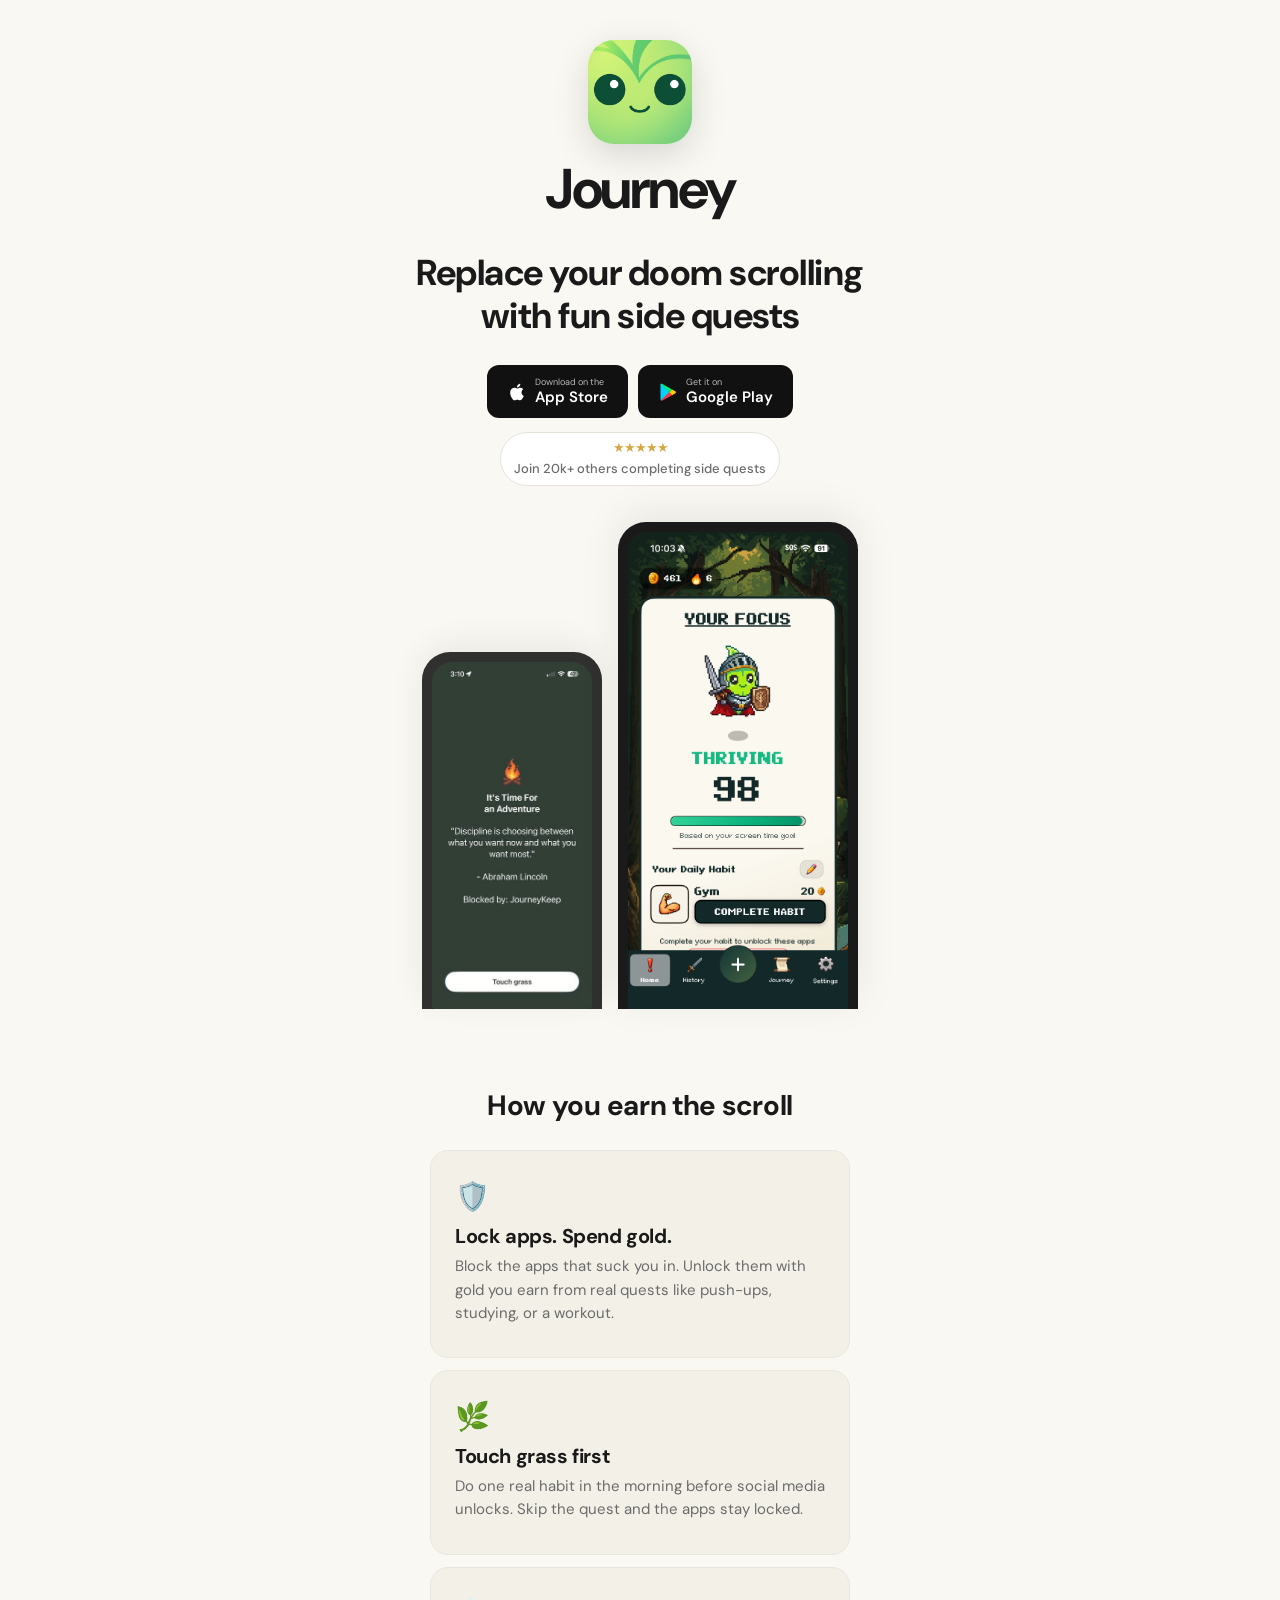
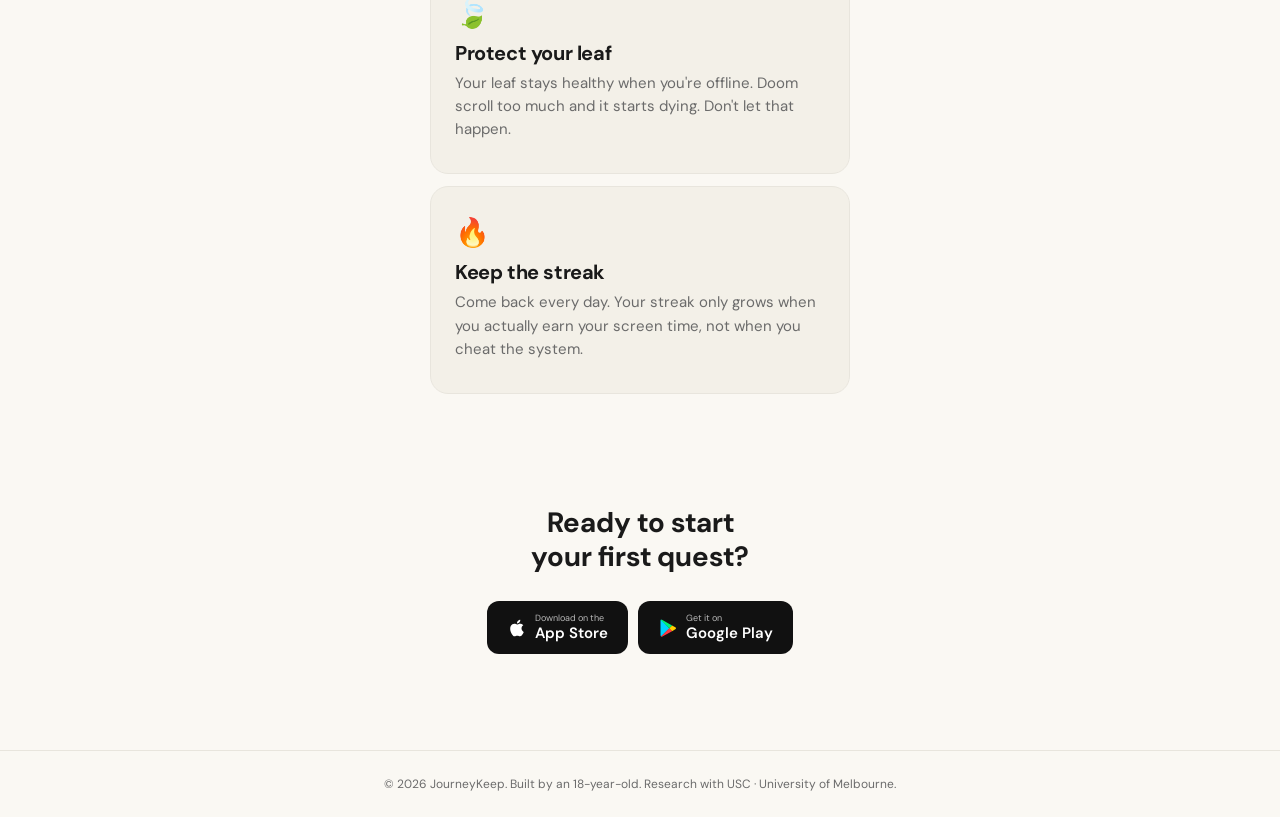
<file: index.html>
<!DOCTYPE html>
<html lang="en">
<head>
<meta charset="UTF-8">
<meta name="viewport" content="width=device-width, initial-scale=1.0">
<title>JourneyKeep — Screen time RPG for iPhone &amp; Android</title>
<link rel="preconnect" href="https://fonts.googleapis.com">
<link href="https://fonts.googleapis.com/css2?family=DM+Sans:wght@400;500;700&family=Press+Start+2P&display=swap" rel="stylesheet">
<link rel="stylesheet" href="assets/store-link.css">
<style>
  * { margin: 0; padding: 0; box-sizing: border-box; }

  :root {
    --bg: #FAF8F3;
    --bg-card: #F3F0E8;
    --text: #1a1a1a;
    --text-muted: #6b6b6b;
    --green: #2D5A3D;
    --green-dark: #1B3726;
    --green-light: #3A7A52;
    --gold: #D4A843;
  }

  html {
    -webkit-text-size-adjust: 100%;
  }

  body {
    font-family: 'DM Sans', sans-serif;
    background: var(--bg);
    color: var(--text);
    -webkit-font-smoothing: antialiased;
    overflow-x: hidden;
  }

  .container {
    width: 100%;
    max-width: 600px;
    margin: 0 auto;
    padding: 0 clamp(20px, 6vw, 28px);
    text-align: center;
  }

  /* SITE HEADER */
  .site-header {
    padding: clamp(28px, 6vw, 40px) clamp(16px, 5vw, 24px) 12px;
    text-align: center;
  }
  .site-header .brand {
    display: flex;
    flex-direction: column;
    align-items: center;
    gap: 16px;
    max-width: 600px;
    margin: 0 auto;
  }
  .logo-mark {
    width: clamp(80px, 22vw, 104px);
    height: clamp(80px, 22vw, 104px);
    border-radius: clamp(18px, 5vw, 26px);
    box-shadow: 0 10px 36px rgba(0,0,0,0.14);
  }
  .site-title {
    font-family: 'DM Sans', sans-serif;
    font-size: clamp(2.6rem, 11vw, 3.5rem);
    font-weight: 700;
    color: var(--text);
    letter-spacing: -0.04em;
    line-height: 1.05;
  }

  /* HERO */
  .hero {
    padding: 20px 0 0;
  }
  .badge {
    display: inline-flex;
    align-items: center;
    justify-content: center;
    flex-wrap: wrap;
    gap: 4px 6px;
    background: white;
    border: 1px solid #e5e2da;
    border-radius: 100px;
    padding: 7px 12px;
    font-size: clamp(11px, 3vw, 13px);
    font-weight: 500;
    color: var(--text-muted);
    margin: 0 auto 28px;
    max-width: min(280px, 78%);
    line-height: 1.3;
    text-align: center;
  }
  .badge .stars {
    color: var(--gold);
    letter-spacing: -1px;
  }
  .hero h2 {
    font-size: clamp(1.6rem, 6.5vw, 2.25rem);
    font-weight: 700;
    line-height: 1.2;
    margin: 0 auto 8px;
    letter-spacing: -0.5px;
    color: var(--text);
    max-width: 28ch;
    text-wrap: balance;
  }
  .hero .highlight {
    color: var(--green);
    font-family: 'Press Start 2P', monospace;
    font-size: 22px;
    display: block;
    margin-top: 8px;
    line-height: 1.5;
  }
  .store-buttons {
    display: flex;
    justify-content: center;
    flex-wrap: wrap;
    gap: 10px;
    margin: 28px 0 16px;
  }
  .hero .store-buttons {
    margin-bottom: 14px;
  }
  .store-btn {
    display: inline-flex;
    align-items: center;
    gap: 8px;
    background: #111;
    color: white;
    text-decoration: none;
    padding: 12px 20px;
    border-radius: 12px;
    font-size: 13px;
    font-weight: 500;
    transition: transform 0.2s, opacity 0.2s;
    min-height: 48px;
  }
  .store-btn:hover {
    transform: scale(1.03);
    opacity: 0.9;
  }
  .store-btn svg {
    width: 20px;
    height: 20px;
    fill: white;
  }
  .store-btn .store-label {
    text-align: left;
    line-height: 1.2;
  }
  .store-btn .store-label small {
    font-size: 9px;
    font-weight: 400;
    opacity: 0.7;
    display: block;
  }
  .store-btn .store-label span {
    font-size: 15px;
    font-weight: 600;
  }
  /* PHONES */
  .phones-wrap {
    display: flex;
    justify-content: center;
    align-items: flex-end;
    gap: clamp(8px, 3vw, 16px);
    margin: 8px auto 0;
    padding: 0;
    width: 100%;
    max-width: 100%;
  }
  .phone {
    background: #1a1a1a;
    border-radius: clamp(18px, 5vw, 28px) clamp(18px, 5vw, 28px) 0 0;
    padding: clamp(6px, 2vw, 10px) clamp(6px, 2vw, 10px) 0;
    box-shadow: 0 -8px 40px rgba(0,0,0,0.08);
    flex: 0 1 auto;
    position: relative;
    min-width: 0;
  }
  .phone-main {
    width: min(240px, 48vw);
  }
  .phone-side {
    width: min(180px, 36vw);
    opacity: 0.9;
  }
  .phone-screen {
    border-radius: clamp(14px, 4vw, 20px) clamp(14px, 4vw, 20px) 0 0;
    overflow: hidden;
    background: var(--green-dark);
  }
  .phone-main .phone-screen {
    border-radius: clamp(14px, 4vw, 20px) clamp(14px, 4vw, 20px) 0 0;
    background: #1a2e1a;
  }
  .phone-screen img {
    width: 100%;
    height: auto;
    display: block;
  }

  @media (hover: hover) and (pointer: fine) {
    .phones-wrap .phone {
      transition: transform 0.4s cubic-bezier(0.25, 0.8, 0.25, 1),
        opacity 0.4s ease;
      transform-origin: bottom center;
    }
    .phones-wrap:has(.phone-side:hover) .phone-side {
      transform: scale(1.08);
      z-index: 2;
      opacity: 1;
    }
    .phones-wrap:has(.phone-side:hover) .phone-main {
      transform: scale(0.87);
      opacity: 0.78;
    }
    .phones-wrap:has(.phone-main:hover) .phone-main {
      transform: scale(1.08);
      z-index: 2;
      opacity: 1;
    }
    .phones-wrap:has(.phone-main:hover) .phone-side {
      transform: scale(0.87);
      opacity: 0.72;
    }
  }

  /* FEATURES */
  .features {
    padding: clamp(56px, 12vw, 80px) 0 clamp(40px, 10vw, 60px);
  }
  .features h2 {
    font-size: clamp(1.45rem, 5.5vw, 1.75rem);
    font-weight: 700;
    margin: 0 auto 28px;
    letter-spacing: -0.3px;
    line-height: 1.2;
    max-width: 16ch;
  }
  .feature-card {
    background: var(--bg-card);
    border: 1px solid #e8e5dd;
    border-radius: 18px;
    padding: clamp(22px, 5vw, 32px) clamp(18px, 5vw, 24px);
    margin: 0 auto 12px;
    text-align: left;
    max-width: 420px;
  }
  .feature-card .icon {
    font-size: 28px;
    margin-bottom: 12px;
    line-height: 1;
  }
  .feature-card h3 {
    font-size: clamp(1.1rem, 4vw, 1.25rem);
    font-weight: 700;
    margin-bottom: 6px;
    letter-spacing: -0.02em;
  }
  .feature-card p {
    font-size: clamp(14px, 3.6vw, 15px);
    color: var(--text-muted);
    line-height: 1.55;
  }

  /* CTA */
  .cta {
    padding: clamp(32px, 8vw, 40px) 0 clamp(56px, 12vw, 80px);
  }
  .cta h2 {
    font-size: clamp(1.45rem, 5.5vw, 1.75rem);
    font-weight: 700;
    margin-bottom: 8px;
    line-height: 1.2;
  }
  .cta p {
    font-size: clamp(14px, 3.6vw, 15px);
    color: var(--text-muted);
    margin: 0 auto 28px;
    max-width: 36ch;
    line-height: 1.5;
  }

  /* FOOTER */
  footer {
    padding: 24px clamp(16px, 5vw, 24px);
    text-align: center;
    font-size: 12px;
    color: var(--text-muted);
    border-top: 1px solid #e8e5dd;
    line-height: 1.5;
  }

  /* ANIMATIONS */
  @keyframes fadeUp {
    from { opacity: 0; transform: translateY(20px); }
    to { opacity: 1; transform: translateY(0); }
  }
  @media (prefers-reduced-motion: no-preference) {
    .hero, .features, .cta {
      animation: fadeUp 0.6s ease-out both;
    }
    .features { animation-delay: 0.1s; }
    .cta { animation-delay: 0.2s; }
  }

  @media (max-width: 480px) {
    .container {
      padding: 0 28px;
    }
    .site-header {
      padding-top: 32px;
      padding-bottom: 16px;
    }
    .logo-mark {
      width: 96px;
      height: 96px;
      border-radius: 24px;
    }
    .site-title {
      font-size: 3rem;
    }
    .hero h2 {
      max-width: none;
      padding: 0 4px;
      font-size: clamp(1.7rem, 7.2vw, 2.1rem);
    }
    .badge {
      max-width: 240px;
      padding: 6px 10px;
      font-size: 11px;
      margin-bottom: 24px;
    }
    .store-buttons {
      flex-direction: column;
      align-items: center;
      width: auto;
      max-width: none;
      margin-left: auto;
      margin-right: auto;
    }
    .store-btn {
      justify-content: flex-start;
      width: auto;
      min-width: 180px;
      max-width: 200px;
      padding: 10px 16px;
    }
    .features {
      padding-top: 64px;
    }
    .feature-card {
      max-width: 100%;
    }
    .phone-side {
      width: min(132px, 34vw);
    }
    .phone-main {
      width: min(176px, 46vw);
    }
  }

  @media (max-width: 360px) {
    .phone-side {
      display: none;
    }
    .phone-main {
      width: min(220px, 72vw);
    }
  }
</style>
</head>
<body>

<header class="site-header">
  <div class="brand">
    <img class="logo-mark" src="assets/icon.png" width="88" height="88" alt="Journey app icon">
    <h1 class="site-title">Journey</h1>
  </div>
</header>

<section class="hero container">
  <h2>Replace your doom scrolling with fun side quests</h2>

  <div class="store-buttons">
    <a href="https://apps.apple.com/ua/app/journeykeep-daily-sidequests/id6749665109?l=ru" class="store-btn js-app-store" data-store="ios" target="_blank" rel="noopener noreferrer">
      <svg viewBox="0 0 24 24"><path d="M18.71 19.5c-.83 1.24-1.71 2.45-3.05 2.47-1.34.03-1.77-.79-3.29-.79-1.53 0-2 .77-3.27.82-1.31.05-2.3-1.32-3.14-2.53C4.25 17 2.94 12.45 4.7 9.39c.87-1.52 2.43-2.48 4.12-2.51 1.28-.02 2.5.87 3.29.87.78 0 2.26-1.07 3.8-.91.65.03 2.47.26 3.64 1.98-.09.06-2.17 1.28-2.15 3.81.03 3.02 2.65 4.03 2.68 4.04-.03.07-.42 1.44-1.38 2.83M13 3.5c.73-.83 1.94-1.46 2.94-1.5.13 1.17-.34 2.35-1.04 3.19-.69.85-1.83 1.51-2.95 1.42-.15-1.15.41-2.35 1.05-3.11z"/></svg>
      <div class="store-label">
        <small>Download on the</small>
        <span>App Store</span>
      </div>
    </a>
    <a href="https://play.google.com/store/apps/details?id=com.journeykeep.app" class="store-btn js-play-store" data-store="android" target="_blank" rel="noopener noreferrer">
      <svg viewBox="0 0 24 24"><path d="M3.61 1.81C3.24 2.2 3 2.79 3 3.56v16.88c0 .77.24 1.36.61 1.75l.11.1L13.5 12.5v-.24L3.72 1.71l-.11.1z" fill="#00d2ff"/><path d="M16.81 15.81l-3.31-3.31v-.24l3.31-3.31.07.04 3.92 2.23c1.12.63 1.12 1.67 0 2.31l-3.92 2.23-.07.05z" fill="#ffcc00"/><path d="M16.88 15.76 13.5 12.38 3.61 22.19c.37.39.98.44 1.67.05l11.6-6.48" fill="#ff3a44"/><path d="M16.88 9 5.28 2.5c-.69-.38-1.3-.34-1.67.05l9.89 9.83 3.38-3.38z" fill="#00f076"/></svg>
      <div class="store-label">
        <small>Get it on</small>
        <span>Google Play</span>
      </div>
    </a>
  </div>

  <div class="badge">
    <span class="stars">★★★★★</span>
    <span>Join 20k+ others completing side quests</span>
  </div>

  <div class="phones-wrap">
    <div class="phone phone-side">
      <div class="phone-screen">
        <img src="[data-uri]" alt="JourneyKeep block screen">
      </div>
    </div>
    <div class="phone phone-main">
      <div class="phone-screen">
        <img src="assets/Screenshot%202026-05-07%20at%2010.03.05%E2%80%AFAM.png" alt="JourneyKeep quest screen">
      </div>
    </div>
  </div>
</section>

<section class="features container">
  <h2>How you earn the scroll</h2>

  <div class="feature-card">
    <div class="icon">🛡️</div>
    <h3>Lock apps. Spend gold.</h3>
    <p>Block the apps that suck you in. Unlock them with gold you earn from real quests like push-ups, studying, or a workout.</p>
  </div>

  <div class="feature-card">
    <div class="icon">🌿</div>
    <h3>Touch grass first</h3>
    <p>Do one real habit in the morning before social media unlocks. Skip the quest and the apps stay locked.</p>
  </div>

  <div class="feature-card">
    <div class="icon">🍃</div>
    <h3>Protect your leaf</h3>
    <p>Your leaf stays healthy when you're offline. Doom scroll too much and it starts dying. Don't let that happen.</p>
  </div>

  <div class="feature-card">
    <div class="icon">🔥</div>
    <h3>Keep the streak</h3>
    <p>Come back every day. Your streak only grows when you actually earn your screen time, not when you cheat the system.</p>
  </div>
</section>

<section class="cta container">
  <h2>Ready to start<br>your first quest?</h2>

  <div class="store-buttons">
    <a href="https://apps.apple.com/ua/app/journeykeep-daily-sidequests/id6749665109?l=ru" class="store-btn js-app-store" data-store="ios" target="_blank" rel="noopener noreferrer">
      <svg viewBox="0 0 24 24"><path d="M18.71 19.5c-.83 1.24-1.71 2.45-3.05 2.47-1.34.03-1.77-.79-3.29-.79-1.53 0-2 .77-3.27.82-1.31.05-2.3-1.32-3.14-2.53C4.25 17 2.94 12.45 4.7 9.39c.87-1.52 2.43-2.48 4.12-2.51 1.28-.02 2.5.87 3.29.87.78 0 2.26-1.07 3.8-.91.65.03 2.47.26 3.64 1.98-.09.06-2.17 1.28-2.15 3.81.03 3.02 2.65 4.03 2.68 4.04-.03.07-.42 1.44-1.38 2.83M13 3.5c.73-.83 1.94-1.46 2.94-1.5.13 1.17-.34 2.35-1.04 3.19-.69.85-1.83 1.51-2.95 1.42-.15-1.15.41-2.35 1.05-3.11z"/></svg>
      <div class="store-label">
        <small>Download on the</small>
        <span>App Store</span>
      </div>
    </a>
    <a href="https://play.google.com/store/apps/details?id=com.journeykeep.app" class="store-btn js-play-store" data-store="android" target="_blank" rel="noopener noreferrer">
      <svg viewBox="0 0 24 24"><path d="M3.61 1.81C3.24 2.2 3 2.79 3 3.56v16.88c0 .77.24 1.36.61 1.75l.11.1L13.5 12.5v-.24L3.72 1.71l-.11.1z" fill="#00d2ff"/><path d="M16.81 15.81l-3.31-3.31v-.24l3.31-3.31.07.04 3.92 2.23c1.12.63 1.12 1.67 0 2.31l-3.92 2.23-.07.05z" fill="#ffcc00"/><path d="M16.88 15.76 13.5 12.38 3.61 22.19c.37.39.98.44 1.67.05l11.6-6.48" fill="#ff3a44"/><path d="M16.88 9 5.28 2.5c-.69-.38-1.3-.34-1.67.05l9.89 9.83 3.38-3.38z" fill="#00f076"/></svg>
      <div class="store-label">
        <small>Get it on</small>
        <span>Google Play</span>
      </div>
    </a>
  </div>
</section>

<footer>
  © 2026 JourneyKeep. Built by an 18-year-old. Research with USC · University&nbsp;of&nbsp;Melbourne.
</footer>

<script src="assets/store-link.js"></script>

</body>
</html>
</file>
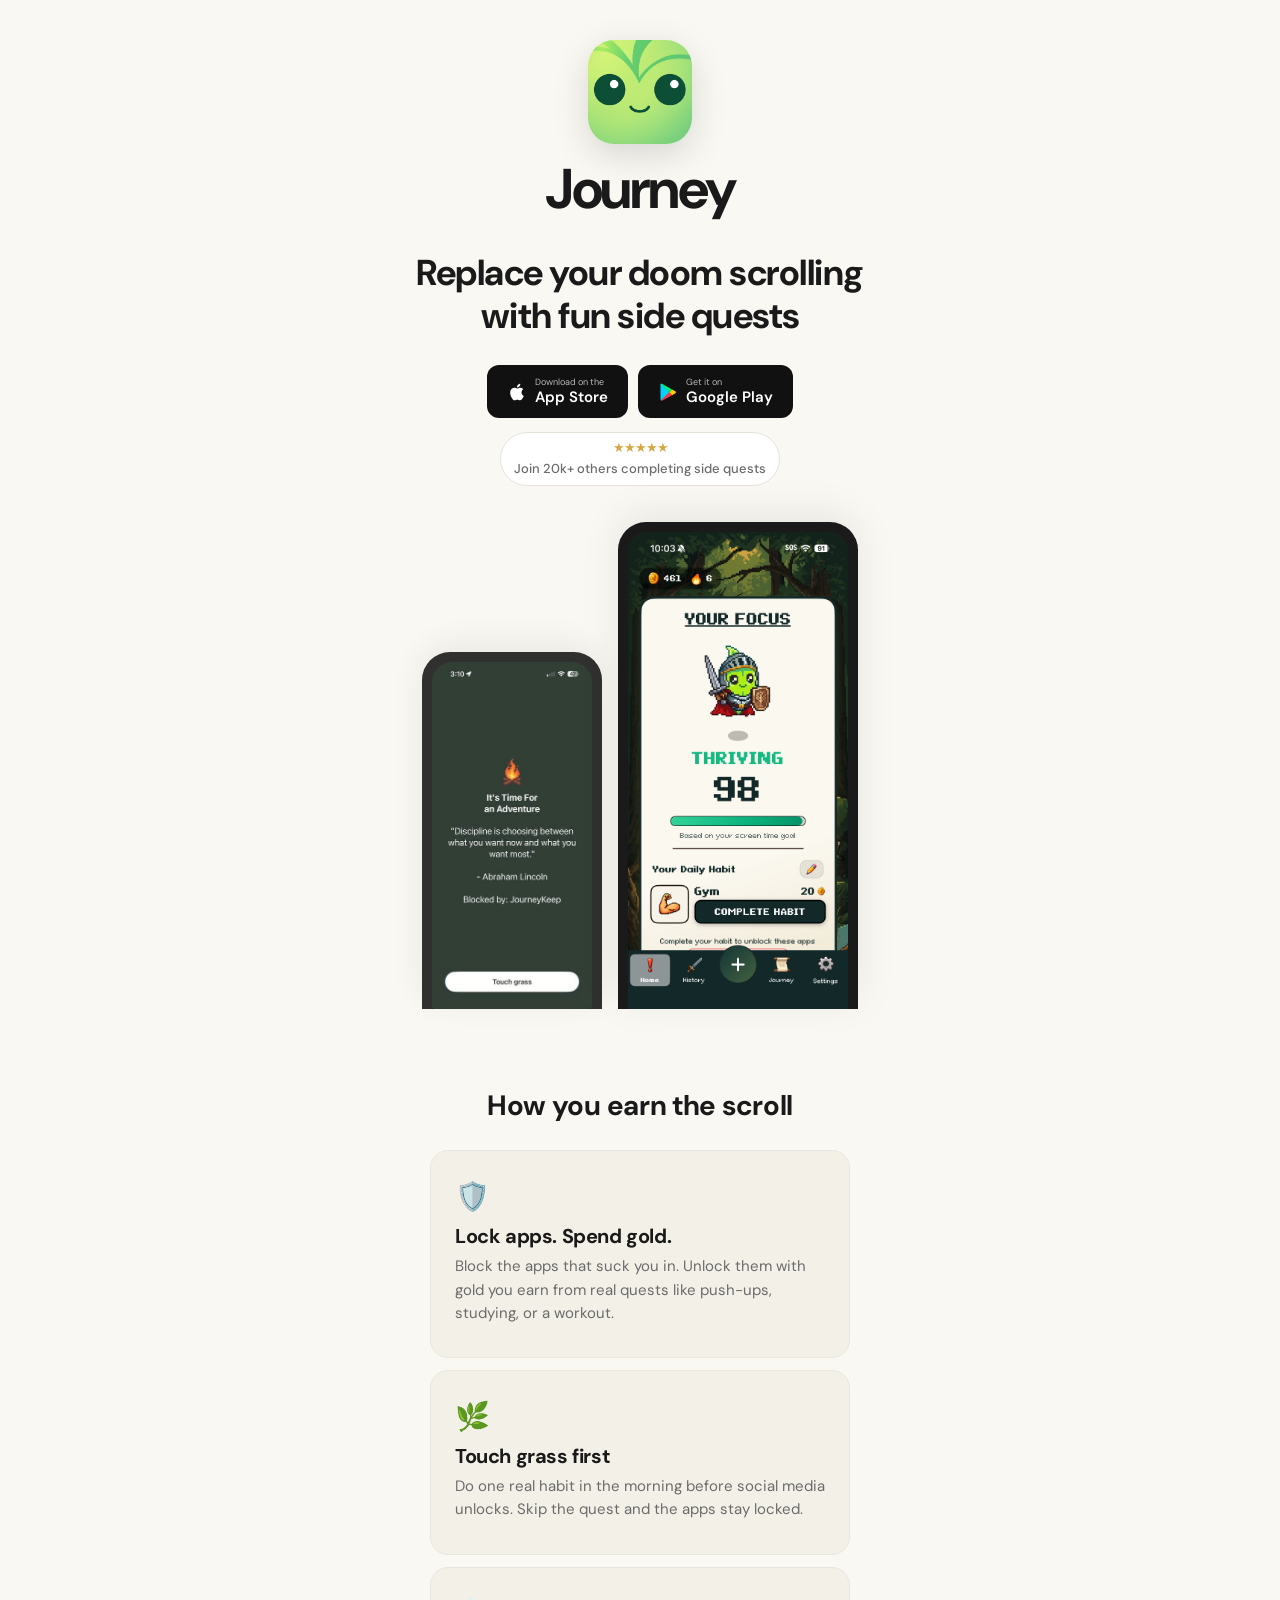
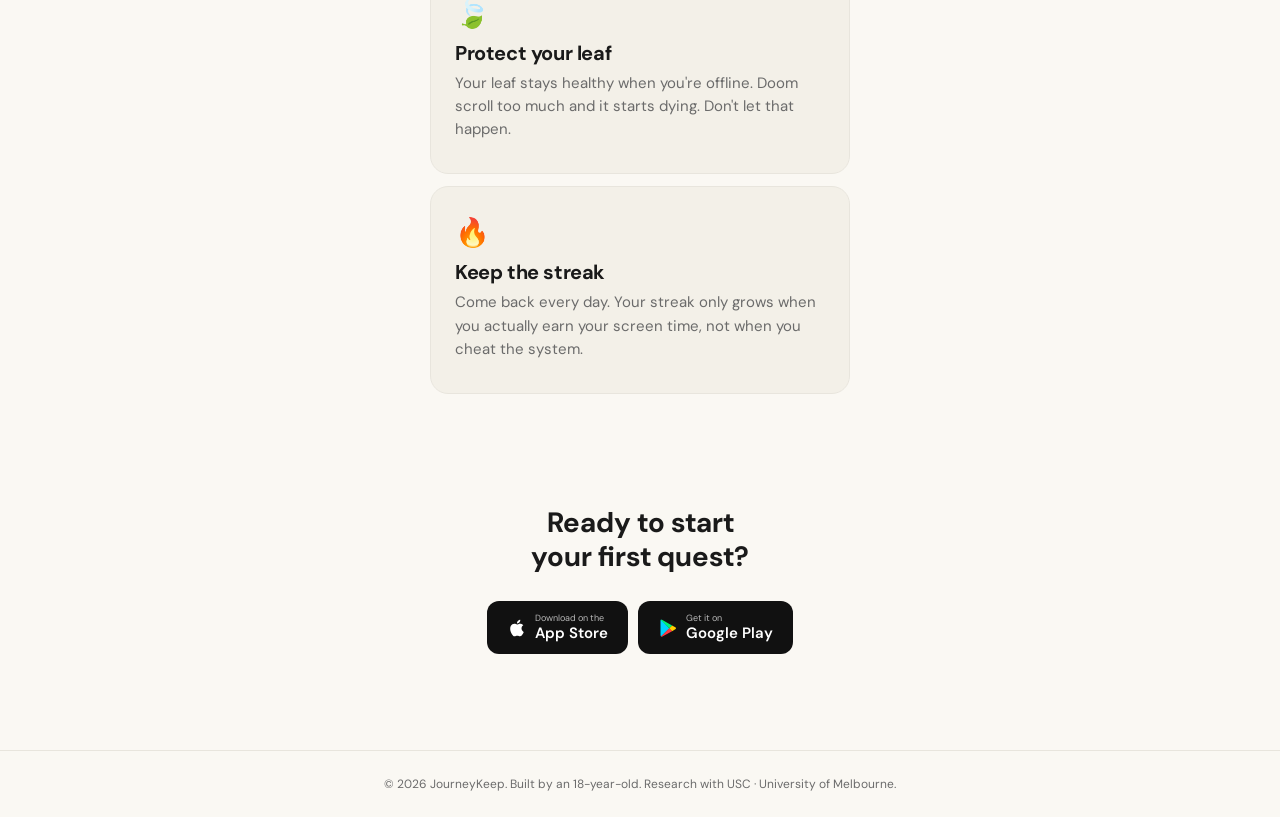
<file: get/index.html>
<!DOCTYPE html>
<html lang="en">
<head>
  <meta charset="UTF-8">
  <meta name="viewport" content="width=device-width, initial-scale=1.0">
  <meta name="robots" content="noindex, nofollow">
  <title>Opening Journey…</title>
  <link rel="preconnect" href="https://fonts.googleapis.com">
  <link href="https://fonts.googleapis.com/css2?family=DM+Sans:wght@400;500;700&display=swap" rel="stylesheet">
  <link rel="stylesheet" href="../assets/store-link.css">
  <style>
    :root {
      --bg: #faf8f3;
      --card: #f3f0e8;
      --text: #1a1a1a;
      --muted: #6b6b6b;
      --green: #2d5a3d;
    }

    * {
      box-sizing: border-box;
    }

    body {
      min-height: 100svh;
      margin: 0;
      display: grid;
      place-items: center;
      padding: 24px;
      background: var(--bg);
      color: var(--text);
      font-family: 'DM Sans', sans-serif;
      text-align: center;
    }

    main {
      width: min(100%, 390px);
      padding: 30px 24px;
      border: 1px solid #e8e5dd;
      border-radius: 24px;
      background: var(--card);
    }

    .logo {
      width: 84px;
      height: 84px;
      border-radius: 20px;
      box-shadow: 0 10px 30px rgba(0, 0, 0, 0.14);
    }

    h1 {
      margin: 18px 0 8px;
      font-size: 28px;
      line-height: 1.1;
    }

    #status {
      min-height: 48px;
      margin: 0 auto 20px;
      color: var(--muted);
      line-height: 1.5;
    }

    .store-button {
      display: inline-flex;
      align-items: center;
      justify-content: center;
      width: 100%;
      min-height: 52px;
      padding: 12px 18px;
      border-radius: 13px;
      background: var(--green);
      color: #fff;
      font-weight: 700;
      text-decoration: none;
    }

    .small {
      margin: 15px 0 0;
      color: var(--muted);
      font-size: 12px;
      line-height: 1.4;
    }
  </style>
</head>
<body>
  <main>
    <img class="logo" src="../assets/icon.png" width="84" height="84" alt="Journey app icon">
    <h1>Opening Journey…</h1>
    <p id="status" role="status" aria-live="polite">Taking you to the app store.</p>
    <a id="manual-store-link" class="store-button" data-store="ios"
      href="https://apps.apple.com/ua/app/journeykeep-daily-sidequests/id6749665109?l=ru">
      Open the App Store
    </a>
    <p class="small">If nothing happens, use the button above.</p>
  </main>

  <script src="../assets/store-link.js"></script>
  <script>
    (function () {
      'use strict';

      var store = window.JourneyStore;
      var params = new URLSearchParams(window.location.search);
      var source = (params.get('src') || '').toLowerCase();
      var platform = store.isAndroid() ? 'android' : 'ios';
      var neutralLinks = {
        ios: store.IOS_STORE_URL,
        android: store.ANDROID_STORE_URL
      };

      // Replace these direct URLs with each channel's attribution URL.
      // Unknown or missing src values intentionally use the neutral destination.
      var attributionLinks = {
        instagram: neutralLinks,
        facebook: neutralLinks,
        messenger: neutralLinks,
        threads: neutralLinks,
        tiktok: neutralLinks
      };

      var channelLinks = Object.prototype.hasOwnProperty.call(attributionLinks, source)
        ? attributionLinks[source]
        : neutralLinks;
      var attributionLink = channelLinks[platform];
      var manualLink = document.getElementById('manual-store-link');
      var status = document.getElementById('status');
      var isMobile = store.isIOS()
        || store.isAndroid()
        || /Mobi|Mobile/i.test(navigator.userAgent);
      var switched = false;

      manualLink.href = neutralLinks[platform];
      manualLink.dataset.store = platform;
      manualLink.textContent = platform === 'android'
        ? 'Open Google Play'
        : 'Open the App Store';

      function markSwitched(event) {
        if (document.visibilityState === 'visible' && event.type === 'visibilitychange') {
          return;
        }
        switched = true;
      }

      document.addEventListener('visibilitychange', markSwitched, { once: true });
      window.addEventListener('pagehide', markSwitched, { once: true });
      window.addEventListener('blur', markSwitched, { once: true });

      window.setTimeout(function () {
        if (!switched) {
          status.textContent = 'Still here? Tap the button below to open the app store.';
        }
      }, 1800);

      if (!isMobile) {
        window.location.replace('../');
        return;
      }

      if (store.isIOS() && store.isInstagramInApp()) {
        fetch(attributionLink, {
          mode: 'no-cors',
          keepalive: true
        }).catch(function () {});

        window.location.href =
          'instagram://extbrowser/?url=' + encodeURIComponent(store.IOS_STORE_URL);
        return;
      }

      window.location.replace(attributionLink);
    })();
  </script>
</body>
</html>
</file>
<file: assets/store-link.css>
.store-modal[hidden] {
  display: none;
}

.store-modal {
  position: fixed;
  z-index: 1000;
  inset: 0;
  display: grid;
  place-items: end center;
  padding: 18px;
  font-family: 'DM Sans', sans-serif;
}

.store-modal__backdrop {
  position: absolute;
  inset: 0;
  background: rgba(14, 24, 17, 0.68);
  backdrop-filter: blur(4px);
}

.store-modal__panel {
  position: relative;
  width: min(100%, 420px);
  border: 1px solid #e8e5dd;
  border-radius: 22px;
  background: #faf8f3;
  color: #1a1a1a;
  box-shadow: 0 24px 70px rgba(0, 0, 0, 0.24);
  padding: 28px 22px 22px;
  text-align: center;
}

.store-modal__close {
  position: absolute;
  top: 10px;
  right: 12px;
  width: 36px;
  height: 36px;
  border: 0;
  background: transparent;
  color: #6b6b6b;
  font: inherit;
  font-size: 28px;
  line-height: 1;
  cursor: pointer;
}

.store-modal__icon {
  width: 68px;
  height: 68px;
  margin-bottom: 14px;
  border-radius: 16px;
  box-shadow: 0 8px 24px rgba(0, 0, 0, 0.15);
}

.store-modal h2 {
  margin: 0 24px 10px;
  font-size: 21px;
  line-height: 1.2;
}

.store-modal__steps {
  margin: 0 auto 20px;
  max-width: 32ch;
  color: #6b6b6b;
  font-size: 14px;
  line-height: 1.5;
}

.store-modal__retry,
.store-modal__copy {
  display: block;
  width: 100%;
  min-height: 48px;
  border-radius: 12px;
  font: inherit;
  font-weight: 700;
  cursor: pointer;
}

.store-modal__retry {
  border: 1px solid #1b3726;
  background: #2d5a3d;
  color: #fff;
}

.store-modal__copy {
  margin-top: 9px;
  border: 1px solid #d8d4ca;
  background: #f3f0e8;
  color: #1a1a1a;
}

.store-modal__message {
  min-height: 18px;
  margin: 10px 0 0;
  color: #2d5a3d;
  font-size: 12px;
}

.store-modal-open {
  overflow: hidden;
}

@media (min-width: 600px) {
  .store-modal {
    place-items: center;
  }
}
</file>
